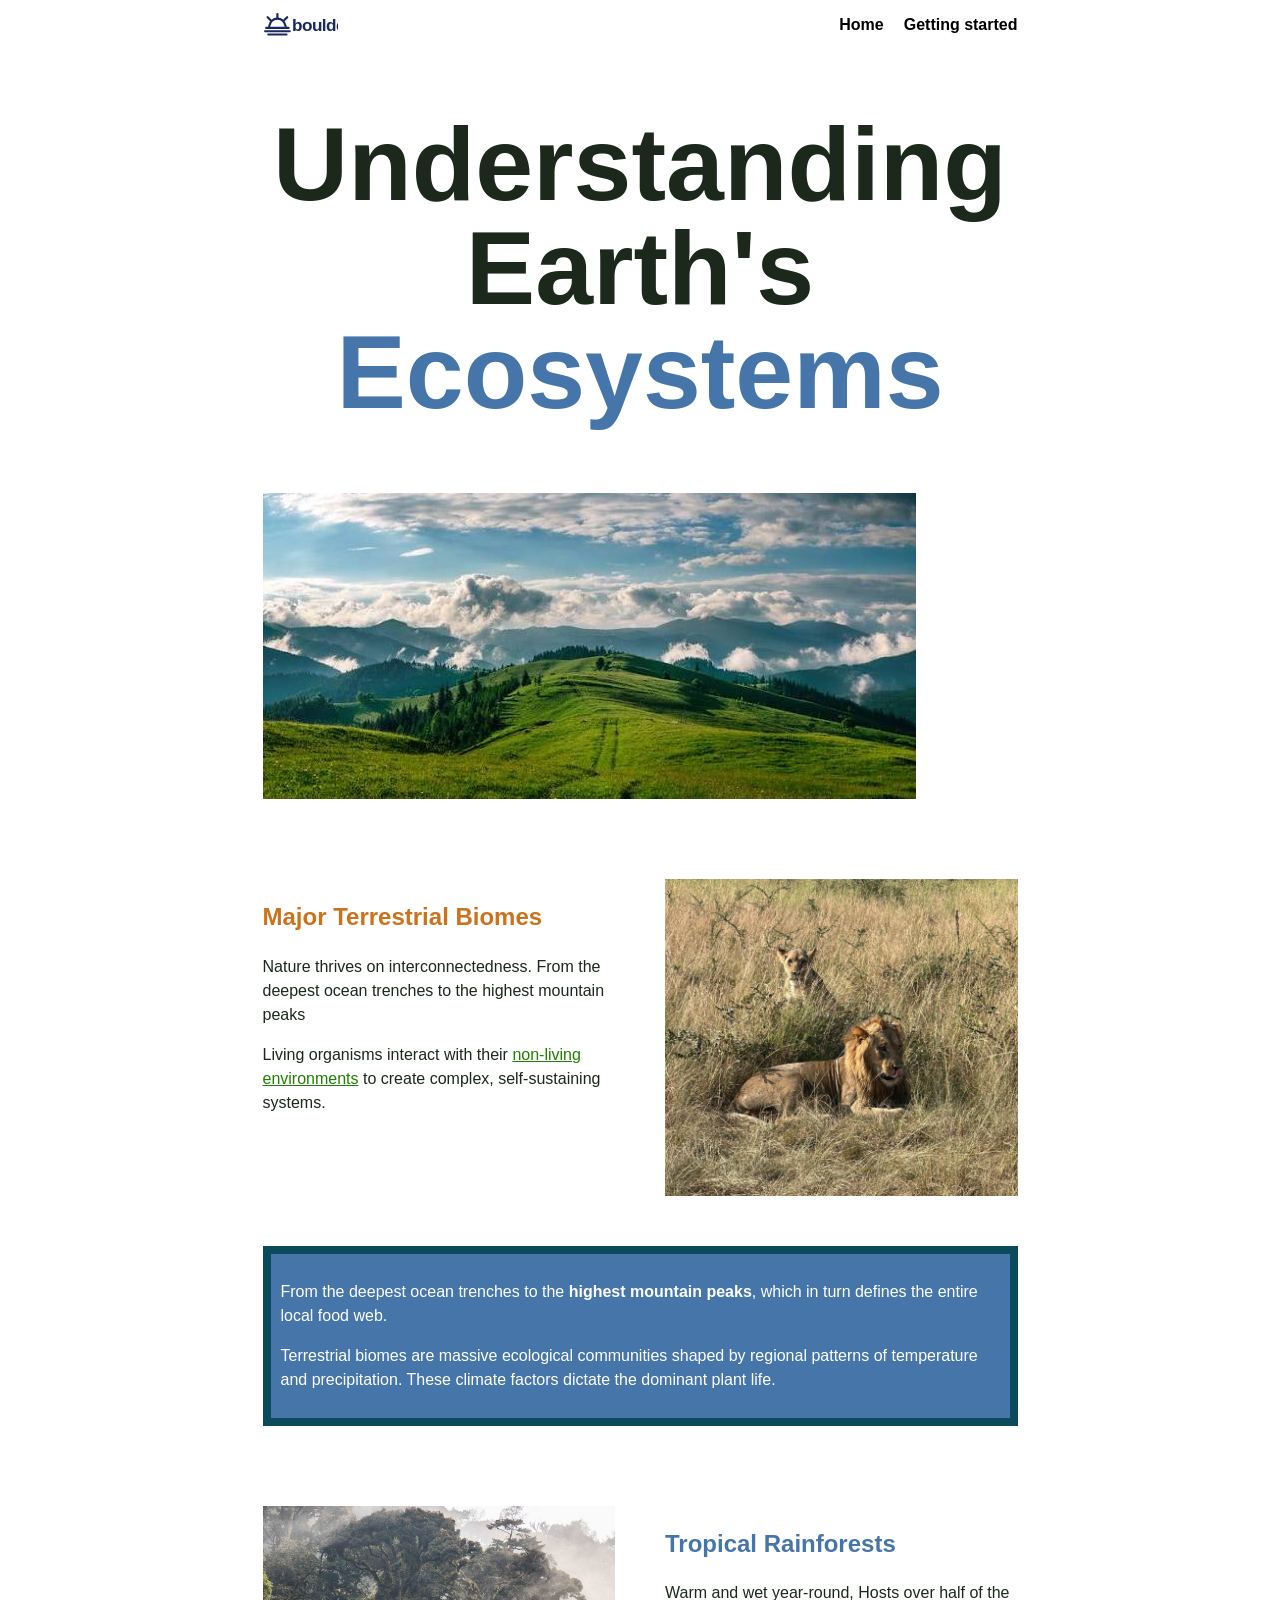
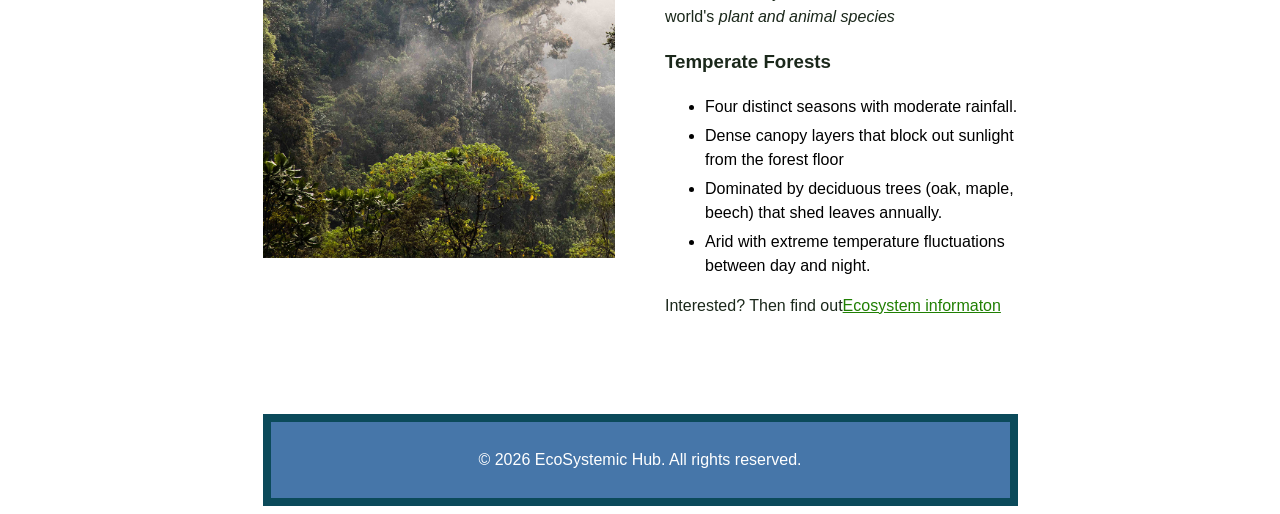
<file: index.html>
<!doctype html>
<html>
  <head>
    <title>My first website</title>
    <link rel="stylesheet" href="style.css" />
  </head>

  <body>
    <div class="wrapper">
      <header>
        <img src="images/boulder_logo.svg" alt="logo" />

        <nav class="primary-navigation" aria-label="Primary Navigation">
          <ul>
            <li><a href="index.html">Home</a></li>
            <li><a href="Getting-started.html">Getting started</a></li>
          </ul>
        </nav>
      </header>
      <main>
        <h1>Understanding Earth's <span class="teal-text">Ecosystems</span></h1>

        <img src="images/Nature.jpg" alt="Nature(Ecosystem)" />

        <section>
          <div class="two-columns-layout">
            <div>
              <h2>Major Terrestrial Biomes</h2>
              <p class="accent">
                Nature thrives on interconnectedness. From the deepest ocean
                trenches to the highest mountain peaks
              </p>
              <p>
                Living organisms interact with their
                <a href="Getting-started.html">non-living environments</a> to
                create complex, self-sustaining systems.
              </p>
            </div>
            <img src="images/lions.webp" alt="Nature" />
          </div>
          <div class="teal-bg">
            <p>
              From the deepest ocean trenches to the
              <strong>highest mountain peaks</strong>, which in turn defines the
              entire local food web.
            </p>
            <p>
              Terrestrial biomes are massive ecological communities shaped by
              regional patterns of temperature and precipitation. These climate
              factors dictate the dominant plant life.
            </p>
          </div>
        </section>

        <section>
          <div class="two-columns-layout">
            <img src="images/tree-nature.jpg" alt="forest" />
            <div>
              <h2 class="teal-text">Tropical Rainforests</h2>
              <p>
                Warm and wet year-round, Hosts over half of the world's
                <em>plant and animal species</em>
              </p>

              <h3>Temperate Forests</h3>
              <ul>
                <li>Four distinct seasons with moderate rainfall.</li>
                <li>
                  Dense canopy layers that block out sunlight from the forest
                  floor
                </li>
                <li>
                  Dominated by deciduous trees (oak, maple, beech) that shed
                  leaves annually.
                </li>
                <li>
                  Arid with extreme temperature fluctuations between day and
                  night.
                </li>
              </ul>

              <p>
                Interested? Then find out<a
                  href="https://en.wikipedia.org/wiki/Ecosystem"
                  >Ecosystem informaton</a
                >
              </p>
            </div>
          </div>
        </section>
      </main>

      <footer class="teal-bg">
        <p>© 2026 EcoSystemic Hub. All rights reserved.</p>
      </footer>
    </div>
  </body>
</html>
</file>
<file: style.css>
body {
  font-family: sans-serif;
  color: #1b281b;
  line-height: 1.5;
}

h1 {
  text-align: center;
  font-size: 4rem;
  line-height: 1;

  @media (width > 750px) {
    font-size: 6.5rem;
  }
}

h2 {
  color: #cb721c;
}

a {
  color: #207f03;
}

a:hover,
a:focus-visible {
  color: #4ba92e;
}

img {
  display: block;
  max-inline-size: 100%;
}

ul,
ol {
  color: black;
}

li {
  margin-block: 5px;
}

section {
  margin-block: 80px;
}

header {
  display: flex;
  justify-content: space-between;
}

.primary-navigation ul {
  display: flex;
  gap: 20px;
  list-style: none;
  margin: 0;
  padding: 0;
}

.primary-navigation a {
  color: #000;
  font-weight: bold;
  text-decoration: none;
}

.primary-navigation a:hover,
.primary-navigation a:focus-visible {
  color: #4676a9;
}

.wrapper {
  max-inline-size: 755px;
  margin-inline: auto;
}

.two-columns-layout {
  display: grid;
  gap: 50px;
  margin-block-end: 50px;

  @media (width > 750px) {
    grid-template-columns: 1fr 1fr;
  }
}

.teal-text {
  color: #4676a9;
}

.teal-bg {
  background-color: #4676a9;
  border: #0b4a5a solid 8px;
  color: #ffffff;
  padding: 10px;
}

.climber-bg {
  color: #ffffff;
  background-image: url(./images/Short-steps.png);
  padding: 20px;
  border: #0b4a5a solid 8px;

  background-repeat: no-repeat;
  background-position: center;
  background-size: cover;
}

.climber {
  margin-block-end: 40px;
  @media (width > 750px) {
    margin-block-end: 50px;
  }
}

table {
  border-collapse: collapse;
  margin-block: 20px;
  display: flex;
  justify-content: center;
}

table th,
table td {
  border: 1px solid black;
  padding: 8px 50px;
  word-break: break-word;
  white-space: nowrap;
}

footer {
  text-align: center;
}
</file>
